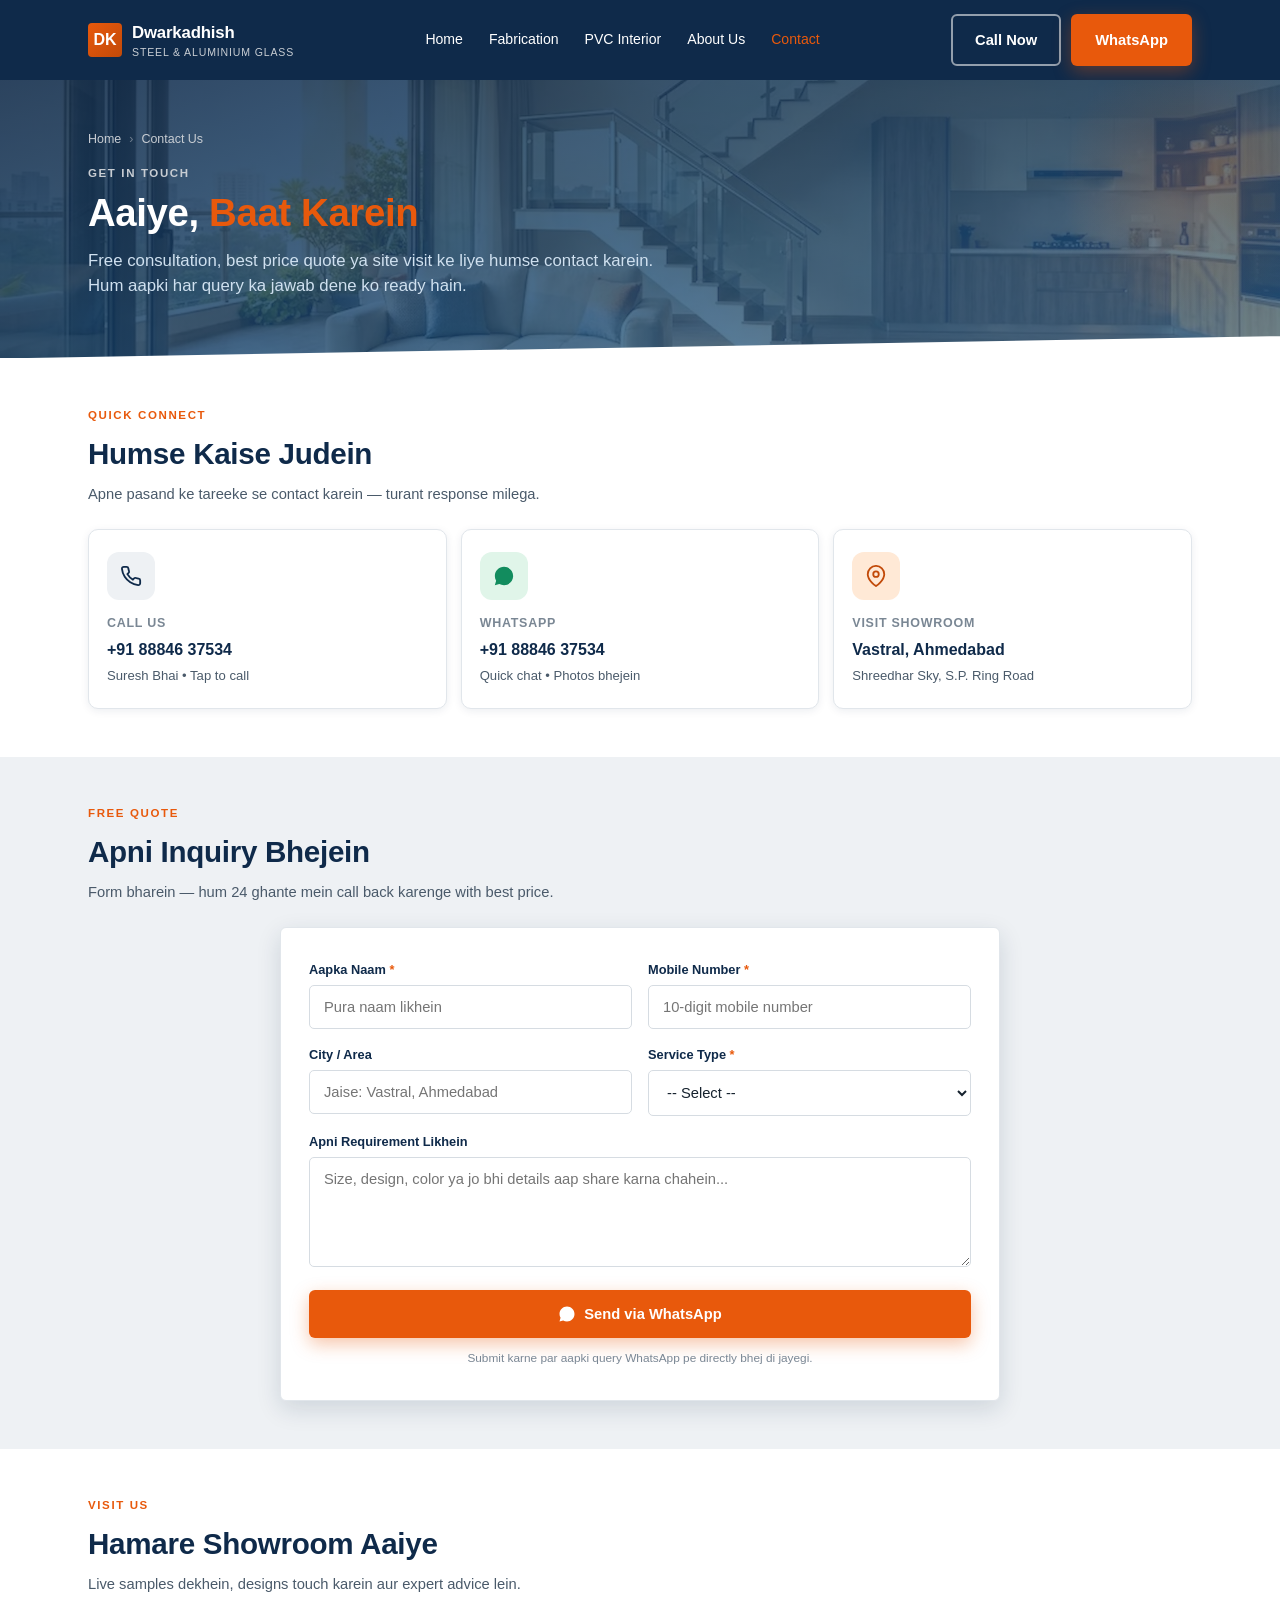
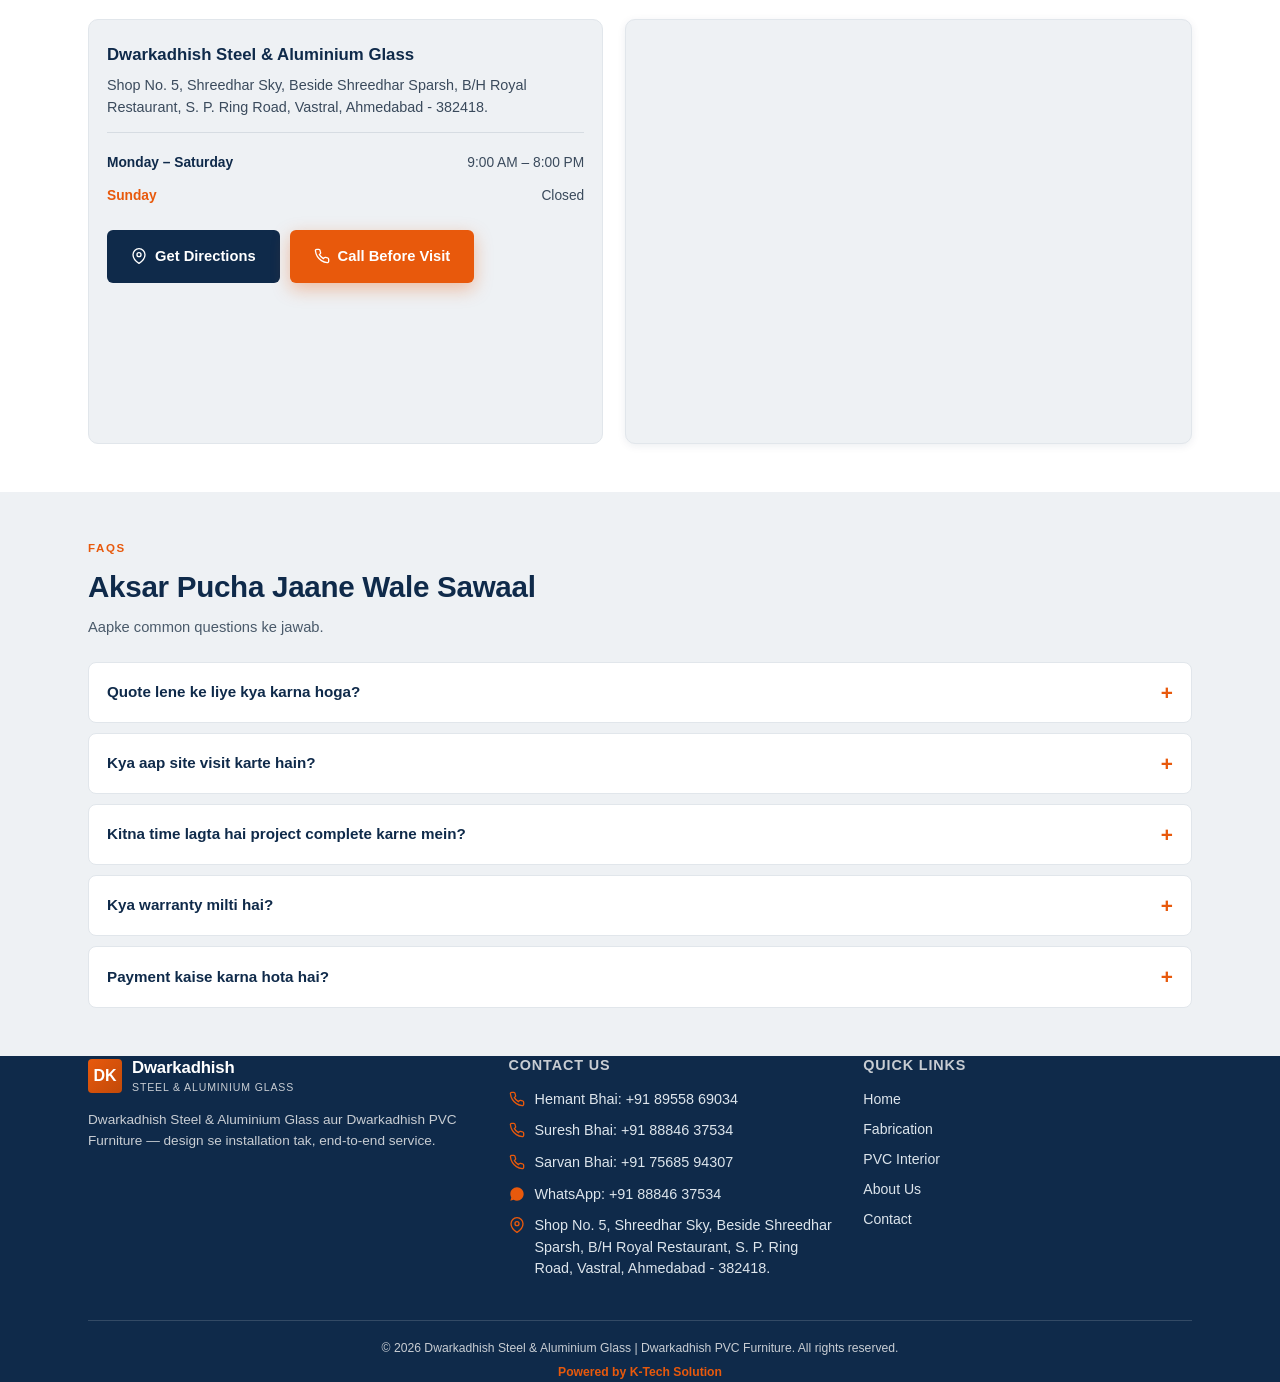
<file: contact.html>
<!DOCTYPE html>
<html lang="hi">
<head>
<meta charset="UTF-8">
<meta name="viewport" content="width=device-width, initial-scale=1.0">
<link rel="icon" type="image/svg+xml" href="favicon.svg">
<link rel="alternate icon" type="image/png" href="favicon.png">
<link rel="apple-touch-icon" href="favicon.png">
<title>Contact Us | Dwarkadhish Steel & Aluminium Glass | Dwarkadhish PVC Furniture</title>
<meta name="description" content="Dwarkadhish Steel & Aluminium Glass aur PVC Furniture se contact karein — Call, WhatsApp ya visit karein Vastral, Ahmedabad. Free quote ke liye abhi inquire karein.">

<style>
  /* ---------- Tokens ---------- */
  :root {
    --navy-deep: #0F2A4A;
    --navy-mid: #1B4D7A;
    --navy-soft: #2E6CA4;
    --steel: #C8CDD3;
    --steel-light: #EEF1F4;
    --white: #FFFFFF;
    --ink: #16222E;
    --accent: #E8590C;
    --accent-dark: #C24A09;
    --radius: 6px;
    --shadow-sm: 0 2px 8px rgba(15,42,74,0.08);
    --shadow-md: 0 8px 24px rgba(15,42,74,0.14);
    --sticky-footer-h: 64px;
  }

  * { margin: 0; padding: 0; box-sizing: border-box; }
  html { scroll-behavior: smooth; }
  body {
    font-family: 'Roboto', Arial, sans-serif;
    color: var(--ink);
    background: var(--white);
    line-height: 1.5;
    padding-bottom: var(--sticky-footer-h);
  }
  img { display: block; max-width: 100%; }
  a { text-decoration: none; color: inherit; }

  .eyebrow {
    font-size: 0.72rem;
    letter-spacing: 0.14em;
    text-transform: uppercase;
    font-weight: 700;
    color: var(--accent);
    display: block;
    margin-bottom: 8px;
  }
  .section-title {
    font-size: 1.5rem;
    font-weight: 900;
    letter-spacing: -0.01em;
    color: var(--navy-deep);
    margin-bottom: 6px;
  }
  .section-sub {
    font-size: 0.92rem;
    color: #4A5A6A;
    margin-bottom: 24px;
    max-width: 32em;
  }
  .container { max-width: 1140px; margin: 0 auto; padding: 0 18px; }
  section { padding: 48px 0; }

  /* ---------- Top bar ---------- */
  .topbar { background: var(--navy-deep); color: var(--white); }
  .topbar-inner {
    display: flex;
    align-items: center;
    justify-content: space-between;
    padding: 14px 18px;
    max-width: 1140px;
    margin: 0 auto;
    gap: 16px;
  }
  .brand {
    display: flex;
    align-items: center;
    gap: 10px;
    font-weight: 900;
    font-size: 1.05rem;
    letter-spacing: -0.01em;
  }
  .brand-mark {
    width: 34px; height: 34px;
    background: linear-gradient(135deg, var(--accent), var(--accent-dark));
    border-radius: 4px;
    display: flex; align-items: center; justify-content: center;
    font-weight: 900; font-size: 1rem; color: var(--white);
    flex-shrink: 0;
  }
  .brand-name span { color: var(--steel); font-weight: 400; display: block; font-size: 0.66rem; letter-spacing: 0.08em; text-transform: uppercase; }
  .desktop-nav { display: none; gap: 26px; font-size: 0.88rem; font-weight: 500; }
  .desktop-nav a:hover { color: var(--steel); }
  .desktop-nav a.active { color: var(--accent); }
  .topbar-cta { display: none; gap: 10px; }

  /* ---------- Page Hero ---------- */
  .page-hero {
    background-color: var(--navy-deep);
    background-image:
      linear-gradient(160deg, rgba(15,42,74,0.88) 0%, rgba(27,77,122,0.78) 60%, rgba(46,108,164,0.68) 100%),
      url('page-header.jpg');
    background-size: cover;
    background-position: center;
    background-repeat: no-repeat;
    color: var(--white);
    position: relative;
    overflow: hidden;
    padding: 50px 0 60px;
    clip-path: polygon(0 0, 100% 0, 100% 92%, 0 100%);
  }
  .page-hero::before {
    content: "";
    position: absolute;
    top: -40px; right: -60px;
    width: 280px; height: 280px;
    background: radial-gradient(circle, rgba(232,89,12,0.18), transparent 70%);
  }
  .page-hero .eyebrow { color: var(--steel); }
  .page-hero h1 {
    font-size: 1.8rem;
    font-weight: 900;
    line-height: 1.2;
    letter-spacing: -0.01em;
    margin-bottom: 12px;
  }
  .page-hero h1 .mark { color: var(--accent); }
  .page-hero p {
    color: #CFE0EF;
    font-size: 0.96rem;
    max-width: 36em;
  }
  .breadcrumb {
    display: flex; gap: 8px; align-items: center;
    font-size: 0.78rem; color: var(--steel); margin-bottom: 16px;
  }
  .breadcrumb a { color: var(--steel); }
  .breadcrumb a:hover { color: var(--white); }
  .breadcrumb .sep { opacity: 0.5; }

  /* ---------- Buttons ---------- */
  .btn {
    display: inline-flex; align-items: center; justify-content: center; gap: 8px;
    padding: 13px 22px;
    border-radius: var(--radius);
    font-weight: 700; font-size: 0.92rem;
    border: 2px solid transparent;
    cursor: pointer;
    transition: transform 0.15s ease, box-shadow 0.15s ease;
    white-space: nowrap;
  }
  .btn:active { transform: scale(0.97); }
  .btn-accent { background: var(--accent); color: var(--white); box-shadow: 0 6px 18px rgba(232,89,12,0.35); }
  .btn-accent:hover { background: var(--accent-dark); }
  .btn-outline-light { border-color: rgba(255,255,255,0.55); color: var(--white); background: transparent; }
  .btn-outline-light:hover { background: rgba(255,255,255,0.1); }
  .btn-navy { background: var(--navy-deep); color: var(--white); }
  .btn-navy:hover { background: var(--navy-mid); }
  .btn-block { width: 100%; }

  /* ---------- Contact cards row ---------- */
  .contact-cards-section { background: var(--white); }
  .contact-cards {
    display: grid;
    gap: 14px;
  }
  .contact-card {
    background: var(--white);
    border: 1px solid #E1E6EB;
    border-radius: 10px;
    padding: 22px 18px;
    box-shadow: var(--shadow-sm);
    transition: border-color 0.15s ease, transform 0.15s ease;
    display: block;
  }
  .contact-card:hover { border-color: var(--navy-soft); transform: translateY(-2px); }
  .cc-icon {
    width: 48px; height: 48px;
    background: var(--steel-light);
    color: var(--navy-deep);
    border-radius: 12px;
    display: flex; align-items: center; justify-content: center;
    margin-bottom: 14px;
  }
  .cc-icon.accent { background: #FFE9D6; color: var(--accent-dark); }
  .cc-icon.green { background: #E0F5E9; color: #128C5E; }
  .contact-card h3 {
    font-size: 0.78rem;
    font-weight: 700;
    text-transform: uppercase;
    letter-spacing: 0.06em;
    color: #7A8794;
    margin-bottom: 6px;
  }
  .contact-card .cc-value {
    font-size: 1rem;
    font-weight: 900;
    color: var(--navy-deep);
    margin-bottom: 4px;
    word-break: break-word;
  }
  .contact-card .cc-sub {
    font-size: 0.82rem;
    color: #4A5A6A;
  }

  /* ---------- Form section ---------- */
  .inquiry-section { background: var(--steel-light); }
  .form-card {
    background: var(--white);
    border-radius: var(--radius);
    border: 1px solid #E1E6EB;
    box-shadow: var(--shadow-md);
    padding: 26px 20px;
  }
  .form-row { margin-bottom: 16px; }
  .form-row label {
    display: block;
    font-size: 0.8rem;
    font-weight: 700;
    color: var(--navy-deep);
    margin-bottom: 6px;
  }
  .form-row label .req { color: var(--accent); }
  .form-row input,
  .form-row textarea,
  .form-row select {
    width: 100%;
    padding: 13px 14px;
    border: 1.5px solid #D6DCE2;
    border-radius: 5px;
    font-family: inherit;
    font-size: 0.92rem;
    outline: none;
    color: var(--ink);
    background: var(--white);
  }
  .form-row input:focus,
  .form-row textarea:focus,
  .form-row select:focus { border-color: var(--navy-soft); }
  .form-row textarea { resize: vertical; min-height: 110px; }
  .form-note {
    font-size: 0.74rem;
    color: #7A8794;
    margin-top: 12px;
    text-align: center;
  }
  .form-row-2 { display: grid; gap: 16px; }

  /* ---------- Map / Address section ---------- */
  .visit-section { background: var(--white); }
  .visit-grid { display: grid; gap: 22px; }
  .address-card {
    background: var(--steel-light);
    border: 1px solid #E1E6EB;
    border-radius: 10px;
    padding: 22px 18px;
  }
  .address-card h3 {
    font-size: 1.05rem;
    font-weight: 900;
    color: var(--navy-deep);
    margin-bottom: 8px;
  }
  .address-card p {
    font-size: 0.9rem;
    color: #3A4A5C;
    margin-bottom: 14px;
  }
  .hours-list {
    list-style: none;
    padding: 0;
    margin: 14px 0 18px;
    border-top: 1px solid #D6DCE2;
    padding-top: 14px;
  }
  .hours-list li {
    display: flex;
    justify-content: space-between;
    padding: 6px 0;
    font-size: 0.86rem;
    color: #3A4A5C;
  }
  .hours-list li strong { color: var(--navy-deep); font-weight: 700; }
  .hours-list li.closed strong { color: var(--accent); }

  .map-wrap {
    border-radius: 10px;
    overflow: hidden;
    border: 1px solid #E1E6EB;
    box-shadow: var(--shadow-sm);
    background: var(--steel-light);
    aspect-ratio: 4/3;
  }
  .map-wrap iframe { width: 100%; height: 100%; border: 0; display: block; }

  /* ---------- FAQ ---------- */
  .faq-section { background: var(--steel-light); }
  .faq-list { display: grid; gap: 10px; }
  .faq-item {
    background: var(--white);
    border: 1px solid #E1E6EB;
    border-radius: 8px;
    padding: 14px 18px;
  }
  .faq-item summary {
    font-weight: 700;
    font-size: 0.95rem;
    color: var(--navy-deep);
    cursor: pointer;
    list-style: none;
    display: flex;
    justify-content: space-between;
    align-items: center;
    gap: 12px;
  }
  .faq-item summary::-webkit-details-marker { display: none; }
  .faq-item summary::after {
    content: "+";
    font-size: 1.3rem;
    color: var(--accent);
    flex-shrink: 0;
    transition: transform 0.15s ease;
  }
  .faq-item[open] summary::after { content: "−"; }
  .faq-item p {
    margin-top: 10px;
    font-size: 0.88rem;
    color: #4A5A6A;
  }

  /* ---------- Footer ---------- */
  .contact-section { background: var(--navy-deep); color: var(--white); }
  .contact-grid { display: grid; gap: 26px; }
  .contact-block h3 {
    font-size: 0.9rem; font-weight: 700;
    text-transform: uppercase; letter-spacing: 0.06em;
    color: var(--steel); margin-bottom: 12px;
  }
  .contact-line {
    display: flex; gap: 10px; align-items: flex-start;
    font-size: 0.9rem; margin-bottom: 10px; color: #DDE5EC;
  }
  .contact-line svg { flex-shrink: 0; margin-top: 2px; color: var(--accent); }
  .contact-line a { color: #DDE5EC; }
  .contact-line a:hover { color: var(--accent); }
  .quicklinks { display: flex; flex-direction: column; gap: 9px; }
  .quicklinks a { font-size: 0.88rem; color: #DDE5EC; }
  .quicklinks a:hover { color: var(--accent); }
  .footer-bottom {
    border-top: 1px solid rgba(255,255,255,0.15);
    margin-top: 30px; padding-top: 18px;
    font-size: 0.76rem; color: var(--steel); text-align: center;
  }
  .footer-bottom .powered-by {
    display: inline-block; margin-top: 6px;
    color: var(--accent); font-weight: 700;
  }
  .footer-bottom .powered-by:hover { text-decoration: underline; }

  /* ---------- Sticky mobile footer ---------- */
  .sticky-footer {
    position: fixed; left: 0; right: 0; bottom: 0;
    height: var(--sticky-footer-h);
    background: var(--white);
    border-top: 1px solid #E1E6EB;
    box-shadow: 0 -6px 18px rgba(15,42,74,0.12);
    display: flex; z-index: 50;
  }
  .sticky-footer a,
  .sticky-footer button.sticky-action {
    flex: 1; display: flex; flex-direction: column;
    align-items: center; justify-content: center; gap: 3px;
    font-size: 0.66rem; font-weight: 700;
    color: var(--navy-mid);
    background: none; border: none; font-family: inherit; cursor: pointer;
  }
  .sticky-footer a.call-action,
  .sticky-footer button.call-action { background: var(--navy-deep); color: var(--white); }
  .sticky-footer a.whatsapp-action { background: var(--accent); color: var(--white); }
  .sticky-footer a svg,
  .sticky-footer button svg { width: 20px; height: 20px; }

  /* ---------- Menu sheets ---------- */
  .menu-overlay {
    position: fixed; inset: 0;
    background: rgba(15,42,74,0.55);
    z-index: 60; display: none;
  }
  .menu-overlay.open { display: block; }
  .menu-sheet {
    position: absolute; left: 0; right: 0; bottom: var(--sticky-footer-h);
    background: var(--white);
    border-radius: 14px 14px 0 0;
    box-shadow: 0 -8px 24px rgba(15,42,74,0.2);
    padding: 8px 0 10px;
    animation: sheetUp 0.18s ease;
  }
  @keyframes sheetUp { from { transform: translateY(16px); opacity: 0; } to { transform: translateY(0); opacity: 1; } }
  .menu-sheet-header {
    display: flex; align-items: center; justify-content: space-between;
    padding: 10px 18px 12px;
    font-weight: 900; color: var(--navy-deep); font-size: 1rem;
    border-bottom: 1px solid #E1E6EB; margin-bottom: 6px;
  }
  .menu-sheet-header button {
    background: none; border: none; font-size: 1.5rem; line-height: 1;
    color: #8A97A3; cursor: pointer; padding: 0 4px;
  }
  .menu-sheet-link {
    display: block; padding: 14px 18px;
    font-size: 0.94rem; font-weight: 500; color: var(--ink);
    border-bottom: 1px solid #F1F3F5;
  }
  .menu-sheet-link:last-child { border-bottom: none; }
  .menu-sheet-link:active { background: var(--steel-light); }
  .call-sheet-option {
    display: flex; align-items: center; gap: 12px;
    padding: 14px 18px; border-bottom: 1px solid #F1F3F5;
  }
  .call-sheet-option:last-child { border-bottom: none; }
  .call-sheet-icon {
    width: 38px; height: 38px; flex-shrink: 0;
    background: var(--steel-light);
    border-radius: 50%;
    display: flex; align-items: center; justify-content: center;
    color: var(--navy-deep);
  }
  .call-sheet-text { flex: 1; }
  .call-sheet-text strong { display: block; font-size: 0.9rem; color: var(--navy-deep); }
  .call-sheet-text span { font-size: 0.78rem; color: #6A7886; }
  .call-sheet-option .btn { padding: 9px 14px; font-size: 0.78rem; }

  /* ---------- Toast ---------- */
  .toast {
    position: fixed; bottom: calc(var(--sticky-footer-h) + 12px); left: 50%;
    transform: translateX(-50%);
    background: var(--navy-deep); color: var(--white);
    padding: 12px 20px; border-radius: 8px;
    font-size: 0.88rem; font-weight: 700;
    box-shadow: var(--shadow-md);
    z-index: 200;
    opacity: 0; pointer-events: none;
    transition: opacity 0.25s ease;
  }
  .toast.show { opacity: 1; }

  @media (min-width: 860px) {
    .menu-overlay { display: none !important; }
    .toast { bottom: 24px; }
  }

  /* ---------- Desktop ---------- */
  @media (min-width: 860px) {
    .desktop-nav { display: flex; }
    .topbar-cta { display: flex; }
    .sticky-footer { display: none; }
    body { padding-bottom: 0; }
    .page-hero h1 { font-size: 2.4rem; }
    .page-hero p { font-size: 1.05rem; }
    .contact-cards { grid-template-columns: repeat(3, 1fr); }
    .form-card { max-width: 720px; margin: 0 auto; padding: 32px 28px; }
    .form-row-2 { grid-template-columns: 1fr 1fr; }
    .visit-grid { grid-template-columns: 1fr 1.1fr; align-items: stretch; }
    .contact-grid { grid-template-columns: 1.2fr 1fr 1fr; }
    .section-title { font-size: 1.85rem; }
  }
</style>
<meta name="theme-color" content="#0F2A4A">
<link rel="manifest" href="manifest.json">
<link rel="stylesheet" href="assets/app.css">
<script>document.documentElement.className+=' has-anim';</script>
</head>
<body>

<!-- ============ TOP BAR ============ -->
<header class="topbar" id="top">
  <div class="topbar-inner">
    <a href="index.html" class="brand">
      <div class="brand-mark">DK</div>
      <div class="brand-name">Dwarkadhish<span>Steel &amp; Aluminium Glass</span></div>
    </a>
    <nav class="desktop-nav">
      <a href="index.html">Home</a>
      <a href="index.html#fabrication">Fabrication</a>
      <a href="index.html#interior">PVC Interior</a>
      <a href="about.html">About Us</a>
      <a href="contact.html" class="active">Contact</a>
    </nav>
    <div class="topbar-cta">
      <a href="tel:+918884637534" class="btn btn-outline-light">Call Now</a>
      <a href="https://wa.me/918884637534" class="btn btn-accent">WhatsApp</a>
    </div>
  </div>
</header>

<!-- ============ PAGE HERO ============ -->
<section class="page-hero">
  <div class="container">
    <div class="breadcrumb">
      <a href="index.html">Home</a>
      <span class="sep">›</span>
      <span>Contact Us</span>
    </div>
    <span class="eyebrow">Get In Touch</span>
    <h1>Aaiye, <span class="mark">Baat Karein</span></h1>
    <p>Free consultation, best price quote ya site visit ke liye humse contact karein. Hum aapki har query ka jawab dene ko ready hain.</p>
  </div>
</section>

<!-- ============ CONTACT CARDS ============ -->
<section class="contact-cards-section">
  <div class="container">
    <span class="eyebrow">Quick Connect</span>
    <h2 class="section-title">Humse Kaise Judein</h2>
    <p class="section-sub">Apne pasand ke tareeke se contact karein — turant response milega.</p>
    <div class="contact-cards">
      <a href="tel:+918884637534" class="contact-card">
        <div class="cc-icon">
          <svg width="22" height="22" viewBox="0 0 24 24" fill="none" stroke="currentColor" stroke-width="2"><path d="M22 16.92v3a2 2 0 0 1-2.18 2 19.79 19.79 0 0 1-8.63-3.07 19.5 19.5 0 0 1-6-6 19.79 19.79 0 0 1-3.07-8.67A2 2 0 0 1 4.11 2h3a2 2 0 0 1 2 1.72c.127.96.361 1.903.7 2.81a2 2 0 0 1-.45 2.11L8.09 9.91a16 16 0 0 0 6 6l1.27-1.27a2 2 0 0 1 2.11-.45c.907.339 1.85.573 2.81.7A2 2 0 0 1 22 16.92z"/></svg>
        </div>
        <h3>Call Us</h3>
        <div class="cc-value">+91 88846 37534</div>
        <div class="cc-sub">Suresh Bhai • Tap to call</div>
      </a>
      <a href="https://wa.me/918884637534" class="contact-card">
        <div class="cc-icon green">
          <svg width="22" height="22" viewBox="0 0 24 24" fill="currentColor"><path d="M17.5 14.4c-.3-.1-1.7-.8-1.9-.9-.3-.1-.5-.1-.6.1-.2.3-.7.9-.9 1.1-.2.2-.3.2-.6.1-1.5-.7-2.5-1.3-3.5-2.9-.3-.4 0-.4.2-.7.2-.3.4-.5.5-.7.1-.2.1-.4 0-.6-.1-.2-.6-1.5-.8-2-.2-.5-.4-.4-.6-.4h-.5c-.2 0-.5.1-.7.3-.2.3-.9.9-.9 2.1 0 1.2.9 2.4 1 2.6.1.2 1.8 2.8 4.4 3.8 2.6 1 2.6.7 3.1.6.5 0 1.6-.6 1.8-1.3.2-.6.2-1.1.1-1.2-.1-.1-.3-.2-.6-.4zM12 2C6.5 2 2 6.5 2 12c0 1.9.5 3.6 1.4 5.1L2 22l4.9-1.3c1.5.8 3.2 1.3 5.1 1.3 5.5 0 10-4.5 10-10S17.5 2 12 2z"/></svg>
        </div>
        <h3>WhatsApp</h3>
        <div class="cc-value">+91 88846 37534</div>
        <div class="cc-sub">Quick chat • Photos bhejein</div>
      </a>
      <a href="#visit" class="contact-card">
        <div class="cc-icon accent">
          <svg width="22" height="22" viewBox="0 0 24 24" fill="none" stroke="currentColor" stroke-width="2"><path d="M21 10c0 7-9 13-9 13s-9-6-9-13a9 9 0 1 1 18 0z"/><circle cx="12" cy="10" r="3"/></svg>
        </div>
        <h3>Visit Showroom</h3>
        <div class="cc-value">Vastral, Ahmedabad</div>
        <div class="cc-sub">Shreedhar Sky, S.P. Ring Road</div>
      </a>
    </div>
  </div>
</section>

<!-- ============ INQUIRY FORM ============ -->
<section class="inquiry-section" id="inquiry">
  <div class="container">
    <span class="eyebrow">Free Quote</span>
    <h2 class="section-title">Apni Inquiry Bhejein</h2>
    <p class="section-sub">Form bharein — hum 24 ghante mein call back karenge with best price.</p>

    <form class="form-card" id="inquiryForm" onsubmit="return submitInquiry(event)">
      <div class="form-row-2">
        <div class="form-row">
          <label for="name">Aapka Naam <span class="req">*</span></label>
          <input type="text" id="name" name="name" required placeholder="Pura naam likhein">
        </div>
        <div class="form-row">
          <label for="phone">Mobile Number <span class="req">*</span></label>
          <input type="tel" id="phone" name="phone" required pattern="[0-9]{10}" placeholder="10-digit mobile number">
        </div>
      </div>

      <div class="form-row-2">
        <div class="form-row">
          <label for="city">City / Area</label>
          <input type="text" id="city" name="city" placeholder="Jaise: Vastral, Ahmedabad">
        </div>
        <div class="form-row">
          <label for="service">Service Type <span class="req">*</span></label>
          <select id="service" name="service" required>
            <option value="">-- Select --</option>
            <option value="Stainless Steel Railings">Stainless Steel Railings</option>
            <option value="Aluminium Windows & Doors">Aluminium Windows &amp; Doors</option>
            <option value="Partitions & Swings">Partitions &amp; Swings</option>
            <option value="Laser Cutting & Center Table">Laser Cutting &amp; Center Table</option>
            <option value="PVC Kitchens">PVC Kitchens</option>
            <option value="Wardrobes">Wardrobes</option>
            <option value="TV Units">TV Units</option>
            <option value="Bedroom Interior">Bedroom Interior</option>
            <option value="Ceiling Paneling">Ceiling Paneling</option>
            <option value="Other">Other</option>
          </select>
        </div>
      </div>

      <div class="form-row">
        <label for="message">Apni Requirement Likhein</label>
        <textarea id="message" name="message" placeholder="Size, design, color ya jo bhi details aap share karna chahein..."></textarea>
      </div>

      <button type="submit" class="btn btn-accent btn-block">
        <svg width="18" height="18" viewBox="0 0 24 24" fill="currentColor"><path d="M17.5 14.4c-.3-.1-1.7-.8-1.9-.9-.3-.1-.5-.1-.6.1-.2.3-.7.9-.9 1.1-.2.2-.3.2-.6.1-1.5-.7-2.5-1.3-3.5-2.9-.3-.4 0-.4.2-.7.2-.3.4-.5.5-.7.1-.2.1-.4 0-.6-.1-.2-.6-1.5-.8-2-.2-.5-.4-.4-.6-.4h-.5c-.2 0-.5.1-.7.3-.2.3-.9.9-.9 2.1 0 1.2.9 2.4 1 2.6.1.2 1.8 2.8 4.4 3.8 2.6 1 2.6.7 3.1.6.5 0 1.6-.6 1.8-1.3.2-.6.2-1.1.1-1.2-.1-.1-.3-.2-.6-.4zM12 2C6.5 2 2 6.5 2 12c0 1.9.5 3.6 1.4 5.1L2 22l4.9-1.3c1.5.8 3.2 1.3 5.1 1.3 5.5 0 10-4.5 10-10S17.5 2 12 2z"/></svg>
        Send via WhatsApp
      </button>
      <p class="form-note">Submit karne par aapki query WhatsApp pe directly bhej di jayegi.</p>
    </form>
  </div>
</section>

<!-- ============ VISIT US / MAP ============ -->
<section class="visit-section" id="visit">
  <div class="container">
    <span class="eyebrow">Visit Us</span>
    <h2 class="section-title">Hamare Showroom Aaiye</h2>
    <p class="section-sub">Live samples dekhein, designs touch karein aur expert advice lein.</p>

    <div class="visit-grid">
      <div class="address-card">
        <h3>Dwarkadhish Steel &amp; Aluminium Glass</h3>
        <p>Shop No. 5, Shreedhar Sky, Beside Shreedhar Sparsh, B/H Royal Restaurant, S. P. Ring Road, Vastral, Ahmedabad - 382418.</p>

        <ul class="hours-list">
          <li><strong>Monday – Saturday</strong><span>9:00 AM – 8:00 PM</span></li>
          <li class="closed"><strong>Sunday</strong><span>Closed</span></li>
        </ul>

        <div style="display:flex; gap:10px; flex-wrap:wrap;">
          <a href="https://www.google.com/maps/search/?api=1&query=Shreedhar+Sky+Vastral+Ahmedabad" target="_blank" rel="noopener" class="btn btn-navy">
            <svg width="16" height="16" viewBox="0 0 24 24" fill="none" stroke="currentColor" stroke-width="2"><path d="M21 10c0 7-9 13-9 13s-9-6-9-13a9 9 0 1 1 18 0z"/><circle cx="12" cy="10" r="3"/></svg>
            Get Directions
          </a>
          <a href="tel:+918884637534" class="btn btn-accent">
            <svg width="16" height="16" viewBox="0 0 24 24" fill="none" stroke="currentColor" stroke-width="2"><path d="M22 16.92v3a2 2 0 0 1-2.18 2 19.79 19.79 0 0 1-8.63-3.07 19.5 19.5 0 0 1-6-6 19.79 19.79 0 0 1-3.07-8.67A2 2 0 0 1 4.11 2h3a2 2 0 0 1 2 1.72c.127.96.361 1.903.7 2.81a2 2 0 0 1-.45 2.11L8.09 9.91a16 16 0 0 0 6 6l1.27-1.27a2 2 0 0 1 2.11-.45c.907.339 1.85.573 2.81.7A2 2 0 0 1 22 16.92z"/></svg>
            Call Before Visit
          </a>
        </div>
      </div>

      <div class="map-wrap">
        <iframe
          src="https://www.google.com/maps?q=Shreedhar+Sky+Vastral+Ahmedabad&output=embed"
          loading="lazy"
          referrerpolicy="no-referrer-when-downgrade"
          title="Dwarkadhish Showroom Location">
        </iframe>
      </div>
    </div>
  </div>
</section>

<!-- ============ FAQ ============ -->
<section class="faq-section">
  <div class="container">
    <span class="eyebrow">FAQs</span>
    <h2 class="section-title">Aksar Pucha Jaane Wale Sawaal</h2>
    <p class="section-sub">Aapke common questions ke jawab.</p>

    <div class="faq-list">
      <details class="faq-item">
        <summary>Quote lene ke liye kya karna hoga?</summary>
        <p>Bas hume call karein +91 89558 69034 par ya WhatsApp pe message karein. Aap upar diye form se bhi inquiry bhej sakte hain — hum 24 ghante mein response denge.</p>
      </details>
      <details class="faq-item">
        <summary>Kya aap site visit karte hain?</summary>
        <p>Haan, Ahmedabad aur aas-paas ke areas mein hum free site visit karte hain. Measurement aur consultation ke baad hi final quote diya jata hai.</p>
      </details>
      <details class="faq-item">
        <summary>Kitna time lagta hai project complete karne mein?</summary>
        <p>Project ke size par depend karta hai. Generally aluminium windows-doors ka kaam 7-15 din mein aur PVC kitchen ka kaam 10-20 din mein complete ho jata hai.</p>
      </details>
      <details class="faq-item">
        <summary>Kya warranty milti hai?</summary>
        <p>Haan, hamare har product par standard warranty hoti hai. Material aur installation dono ki guarantee di jati hai. Details project ke time discuss kar lenge.</p>
      </details>
      <details class="faq-item">
        <summary>Payment kaise karna hota hai?</summary>
        <p>Booking ke time advance, work progress par interim payment aur installation complete hone par final balance. Cash, UPI, bank transfer — sab options available hain.</p>
      </details>
    </div>
  </div>
</section>

<!-- ============ FOOTER ============ -->
<footer id="contact" class="contact-section">
  <div class="container">
    <div class="contact-grid">
      <div class="contact-block">
        <div class="brand" style="margin-bottom:14px;">
          <div class="brand-mark">DK</div>
          <div class="brand-name">Dwarkadhish<span>Steel &amp; Aluminium Glass</span></div>
        </div>
        <p style="font-size:0.85rem; color:var(--steel);">Dwarkadhish Steel &amp; Aluminium Glass aur Dwarkadhish PVC Furniture — design se installation tak, end-to-end service.</p>
      </div>
      <div class="contact-block">
        <h3>Contact Us</h3>
        <div class="contact-line">
          <svg width="16" height="16" viewBox="0 0 24 24" fill="none" stroke="currentColor" stroke-width="2"><path d="M22 16.92v3a2 2 0 0 1-2.18 2 19.79 19.79 0 0 1-8.63-3.07 19.5 19.5 0 0 1-6-6 19.79 19.79 0 0 1-3.07-8.67A2 2 0 0 1 4.11 2h3a2 2 0 0 1 2 1.72c.127.96.361 1.903.7 2.81a2 2 0 0 1-.45 2.11L8.09 9.91a16 16 0 0 0 6 6l1.27-1.27a2 2 0 0 1 2.11-.45c.907.339 1.85.573 2.81.7A2 2 0 0 1 22 16.92z"/></svg>
          <span><a href="tel:+918955869034">Hemant Bhai: +91 89558 69034</a></span>
        </div>
        <div class="contact-line">
          <svg width="16" height="16" viewBox="0 0 24 24" fill="none" stroke="currentColor" stroke-width="2"><path d="M22 16.92v3a2 2 0 0 1-2.18 2 19.79 19.79 0 0 1-8.63-3.07 19.5 19.5 0 0 1-6-6 19.79 19.79 0 0 1-3.07-8.67A2 2 0 0 1 4.11 2h3a2 2 0 0 1 2 1.72c.127.96.361 1.903.7 2.81a2 2 0 0 1-.45 2.11L8.09 9.91a16 16 0 0 0 6 6l1.27-1.27a2 2 0 0 1 2.11-.45c.907.339 1.85.573 2.81.7A2 2 0 0 1 22 16.92z"/></svg>
          <span><a href="tel:+918884637534">Suresh Bhai: +91 88846 37534</a></span>
        </div>
        <div class="contact-line">
          <svg width="16" height="16" viewBox="0 0 24 24" fill="none" stroke="currentColor" stroke-width="2"><path d="M22 16.92v3a2 2 0 0 1-2.18 2 19.79 19.79 0 0 1-8.63-3.07 19.5 19.5 0 0 1-6-6 19.79 19.79 0 0 1-3.07-8.67A2 2 0 0 1 4.11 2h3a2 2 0 0 1 2 1.72c.127.96.361 1.903.7 2.81a2 2 0 0 1-.45 2.11L8.09 9.91a16 16 0 0 0 6 6l1.27-1.27a2 2 0 0 1 2.11-.45c.907.339 1.85.573 2.81.7A2 2 0 0 1 22 16.92z"/></svg>
          <span><a href="tel:+917568594307">Sarvan Bhai: +91 75685 94307</a></span>
        </div>
        <div class="contact-line">
          <svg width="16" height="16" viewBox="0 0 24 24" fill="currentColor"><path d="M17.5 14.4c-.3-.1-1.7-.8-1.9-.9-.3-.1-.5-.1-.6.1-.2.3-.7.9-.9 1.1-.2.2-.3.2-.6.1-1.5-.7-2.5-1.3-3.5-2.9-.3-.4 0-.4.2-.7.2-.3.4-.5.5-.7.1-.2.1-.4 0-.6-.1-.2-.6-1.5-.8-2-.2-.5-.4-.4-.6-.4h-.5c-.2 0-.5.1-.7.3-.2.3-.9.9-.9 2.1 0 1.2.9 2.4 1 2.6.1.2 1.8 2.8 4.4 3.8 2.6 1 2.6.7 3.1.6.5 0 1.6-.6 1.8-1.3.2-.6.2-1.1.1-1.2-.1-.1-.3-.2-.6-.4zM12 2C6.5 2 2 6.5 2 12c0 1.9.5 3.6 1.4 5.1L2 22l4.9-1.3c1.5.8 3.2 1.3 5.1 1.3 5.5 0 10-4.5 10-10S17.5 2 12 2z"/></svg>
          <span><a href="https://wa.me/918884637534">WhatsApp: +91 88846 37534</a></span>
        </div>
        <div class="contact-line">
          <svg width="16" height="16" viewBox="0 0 24 24" fill="none" stroke="currentColor" stroke-width="2"><path d="M21 10c0 7-9 13-9 13s-9-6-9-13a9 9 0 1 1 18 0z"/><circle cx="12" cy="10" r="3"/></svg>
          <span>Shop No. 5, Shreedhar Sky, Beside Shreedhar Sparsh, B/H Royal Restaurant, S. P. Ring Road, Vastral, Ahmedabad - 382418.</span>
        </div>
      </div>
      <div class="contact-block">
        <h3>Quick Links</h3>
        <div class="quicklinks">
          <a href="index.html">Home</a>
          <a href="index.html#fabrication">Fabrication</a>
          <a href="index.html#interior">PVC Interior</a>
          <a href="about.html">About Us</a>
          <a href="contact.html">Contact</a>
        </div>
      </div>
    </div>
    <div class="footer-bottom">
      &copy; 2026 Dwarkadhish Steel &amp; Aluminium Glass | Dwarkadhish PVC Furniture. All rights reserved.<br>
      <a href="karan.html" rel="noopener" class="powered-by">Powered by K-Tech Solution</a>
    </div>
  </div>
</footer>

<!-- ============ STICKY MOBILE FOOTER ============ -->
<nav class="sticky-footer">
  <a href="index.html">
    <svg viewBox="0 0 24 24" fill="none" stroke="currentColor" stroke-width="2"><path d="M3 9l9-7 9 7v11a2 2 0 0 1-2 2H5a2 2 0 0 1-2-2z"/><polyline points="9 22 9 12 15 12 15 22"/></svg>
    Home
  </a>
  <a href="#menu-sheet" id="menuToggle">
    <svg viewBox="0 0 24 24" fill="none" stroke="currentColor" stroke-width="2"><rect x="3" y="3" width="7" height="7" rx="1"/><rect x="14" y="3" width="7" height="7" rx="1"/><rect x="3" y="14" width="7" height="7" rx="1"/><rect x="14" y="14" width="7" height="7" rx="1"/></svg>
    Menu
  </a>
  <button type="button" class="sticky-action call-action" id="callToggle">
    <svg viewBox="0 0 24 24" fill="none" stroke="currentColor" stroke-width="2"><path d="M22 16.92v3a2 2 0 0 1-2.18 2 19.79 19.79 0 0 1-8.63-3.07 19.5 19.5 0 0 1-6-6 19.79 19.79 0 0 1-3.07-8.67A2 2 0 0 1 4.11 2h3a2 2 0 0 1 2 1.72c.127.96.361 1.903.7 2.81a2 2 0 0 1-.45 2.11L8.09 9.91a16 16 0 0 0 6 6l1.27-1.27a2 2 0 0 1 2.11-.45c.907.339 1.85.573 2.81.7A2 2 0 0 1 22 16.92z"/></svg>
    Call
  </button>
  <a href="https://wa.me/918884637534" class="whatsapp-action">
    <svg viewBox="0 0 24 24" fill="currentColor"><path d="M17.5 14.4c-.3-.1-1.7-.8-1.9-.9-.3-.1-.5-.1-.6.1-.2.3-.7.9-.9 1.1-.2.2-.3.2-.6.1-1.5-.7-2.5-1.3-3.5-2.9-.3-.4 0-.4.2-.7.2-.3.4-.5.5-.7.1-.2.1-.4 0-.6-.1-.2-.6-1.5-.8-2-.2-.5-.4-.4-.6-.4h-.5c-.2 0-.5.1-.7.3-.2.3-.9.9-.9 2.1 0 1.2.9 2.4 1 2.6.1.2 1.8 2.8 4.4 3.8 2.6 1 2.6.7 3.1.6.5 0 1.6-.6 1.8-1.3.2-.6.2-1.1.1-1.2-.1-.1-.3-.2-.6-.4zM12 2C6.5 2 2 6.5 2 12c0 1.9.5 3.6 1.4 5.1L2 22l4.9-1.3c1.5.8 3.2 1.3 5.1 1.3 5.5 0 10-4.5 10-10S17.5 2 12 2z"/></svg>
    WhatsApp
  </a>
</nav>

<!-- ============ MOBILE MENU SHEET ============ -->
<div id="menu-sheet" class="menu-overlay">
  <div class="menu-sheet">
    <div class="menu-sheet-header">
      <span>Menu</span>
      <button type="button" id="menuClose" aria-label="Close menu">&times;</button>
    </div>
    <a href="index.html" class="menu-sheet-link">Home</a>
    <a href="index.html#fabrication" class="menu-sheet-link">Fabrication</a>
    <a href="index.html#interior" class="menu-sheet-link">PVC Interior</a>
    <a href="about.html" class="menu-sheet-link">About Us</a>
    <a href="contact.html" class="menu-sheet-link">Contact</a>
  </div>
</div>

<!-- ============ CALL CHOICE SHEET ============ -->
<div id="call-sheet" class="menu-overlay">
  <div class="menu-sheet">
    <div class="menu-sheet-header">
      <span>Kise Call Karein?</span>
      <button type="button" id="callClose" aria-label="Close call options">&times;</button>
    </div>
    <div class="call-sheet-option">
      <div class="call-sheet-icon">
        <svg width="18" height="18" viewBox="0 0 24 24" fill="none" stroke="currentColor" stroke-width="2"><path d="M20 21v-2a4 4 0 0 0-4-4H8a4 4 0 0 0-4 4v2"/><circle cx="12" cy="7" r="4"/></svg>
      </div>
      <div class="call-sheet-text">
        <strong>Hemant Bhai</strong>
        <span>+91 89558 69034</span>
      </div>
      <a href="tel:+918955869034" class="btn btn-navy">Call</a>
    </div>
    <div class="call-sheet-option">
      <div class="call-sheet-icon">
        <svg width="18" height="18" viewBox="0 0 24 24" fill="none" stroke="currentColor" stroke-width="2"><path d="M20 21v-2a4 4 0 0 0-4-4H8a4 4 0 0 0-4 4v2"/><circle cx="12" cy="7" r="4"/></svg>
      </div>
      <div class="call-sheet-text">
        <strong>Suresh Bhai</strong>
        <span>+91 88846 37534</span>
      </div>
      <a href="tel:+918884637534" class="btn btn-navy">Call</a>
    </div>
    <div class="call-sheet-option">
      <div class="call-sheet-icon">
        <svg width="18" height="18" viewBox="0 0 24 24" fill="none" stroke="currentColor" stroke-width="2"><path d="M20 21v-2a4 4 0 0 0-4-4H8a4 4 0 0 0-4 4v2"/><circle cx="12" cy="7" r="4"/></svg>
      </div>
      <div class="call-sheet-text">
        <strong>Sarvan Bhai</strong>
        <span>+91 75685 94307</span>
      </div>
      <a href="tel:+917568594307" class="btn btn-navy">Call</a>
    </div>
  </div>
</div>

<!-- Toast for feedback -->
<div id="toast" class="toast">WhatsApp khol raha hain...</div>

<script>
  (function () {
    var menuToggle = document.getElementById('menuToggle');
    var menuSheet = document.getElementById('menu-sheet');
    var menuClose = document.getElementById('menuClose');

    var callToggle = document.getElementById('callToggle');
    var callSheet = document.getElementById('call-sheet');
    var callClose = document.getElementById('callClose');

    function openSheet(sheet) {
      return function (e) {
        if (e) e.preventDefault();
        sheet.classList.add('open');
      };
    }
    function closeSheet(sheet) {
      return function () {
        sheet.classList.remove('open');
      };
    }

    menuToggle.addEventListener('click', openSheet(menuSheet));
    menuClose.addEventListener('click', closeSheet(menuSheet));
    menuSheet.addEventListener('click', function (e) {
      if (e.target === menuSheet) closeSheet(menuSheet)();
    });
    menuSheet.querySelectorAll('.menu-sheet-link').forEach(function (link) {
      link.addEventListener('click', closeSheet(menuSheet));
    });

    callToggle.addEventListener('click', openSheet(callSheet));
    callClose.addEventListener('click', closeSheet(callSheet));
    callSheet.addEventListener('click', function (e) {
      if (e.target === callSheet) closeSheet(callSheet)();
    });
  })();

  function showToast(msg) {
    var t = document.getElementById('toast');
    t.textContent = msg;
    t.classList.add('show');
    setTimeout(function () { t.classList.remove('show'); }, 2500);
  }

  function submitInquiry(e) {
    e.preventDefault();
    var name = document.getElementById('name').value.trim();
    var phone = document.getElementById('phone').value.trim();
    var city = document.getElementById('city').value.trim();
    var service = document.getElementById('service').value;
    var message = document.getElementById('message').value.trim();

    if (!name || !phone || !service) {
      showToast('Required fields bharein');
      return false;
    }

    var text = '*New Inquiry — Dwarkadhish*%0A%0A';
    text += '*Name:* ' + encodeURIComponent(name) + '%0A';
    text += '*Phone:* ' + encodeURIComponent(phone) + '%0A';
    if (city) text += '*City:* ' + encodeURIComponent(city) + '%0A';
    text += '*Service:* ' + encodeURIComponent(service) + '%0A';
    if (message) text += '*Message:* ' + encodeURIComponent(message) + '%0A';

    var url = 'https://wa.me/918884637534?text=' + text;
    showToast('WhatsApp khol raha hain...');
    setTimeout(function () { window.open(url, '_blank'); }, 400);
    return false;
  }
</script>

<script src="assets/app.js" defer></script>
</body>
</html>
</file>
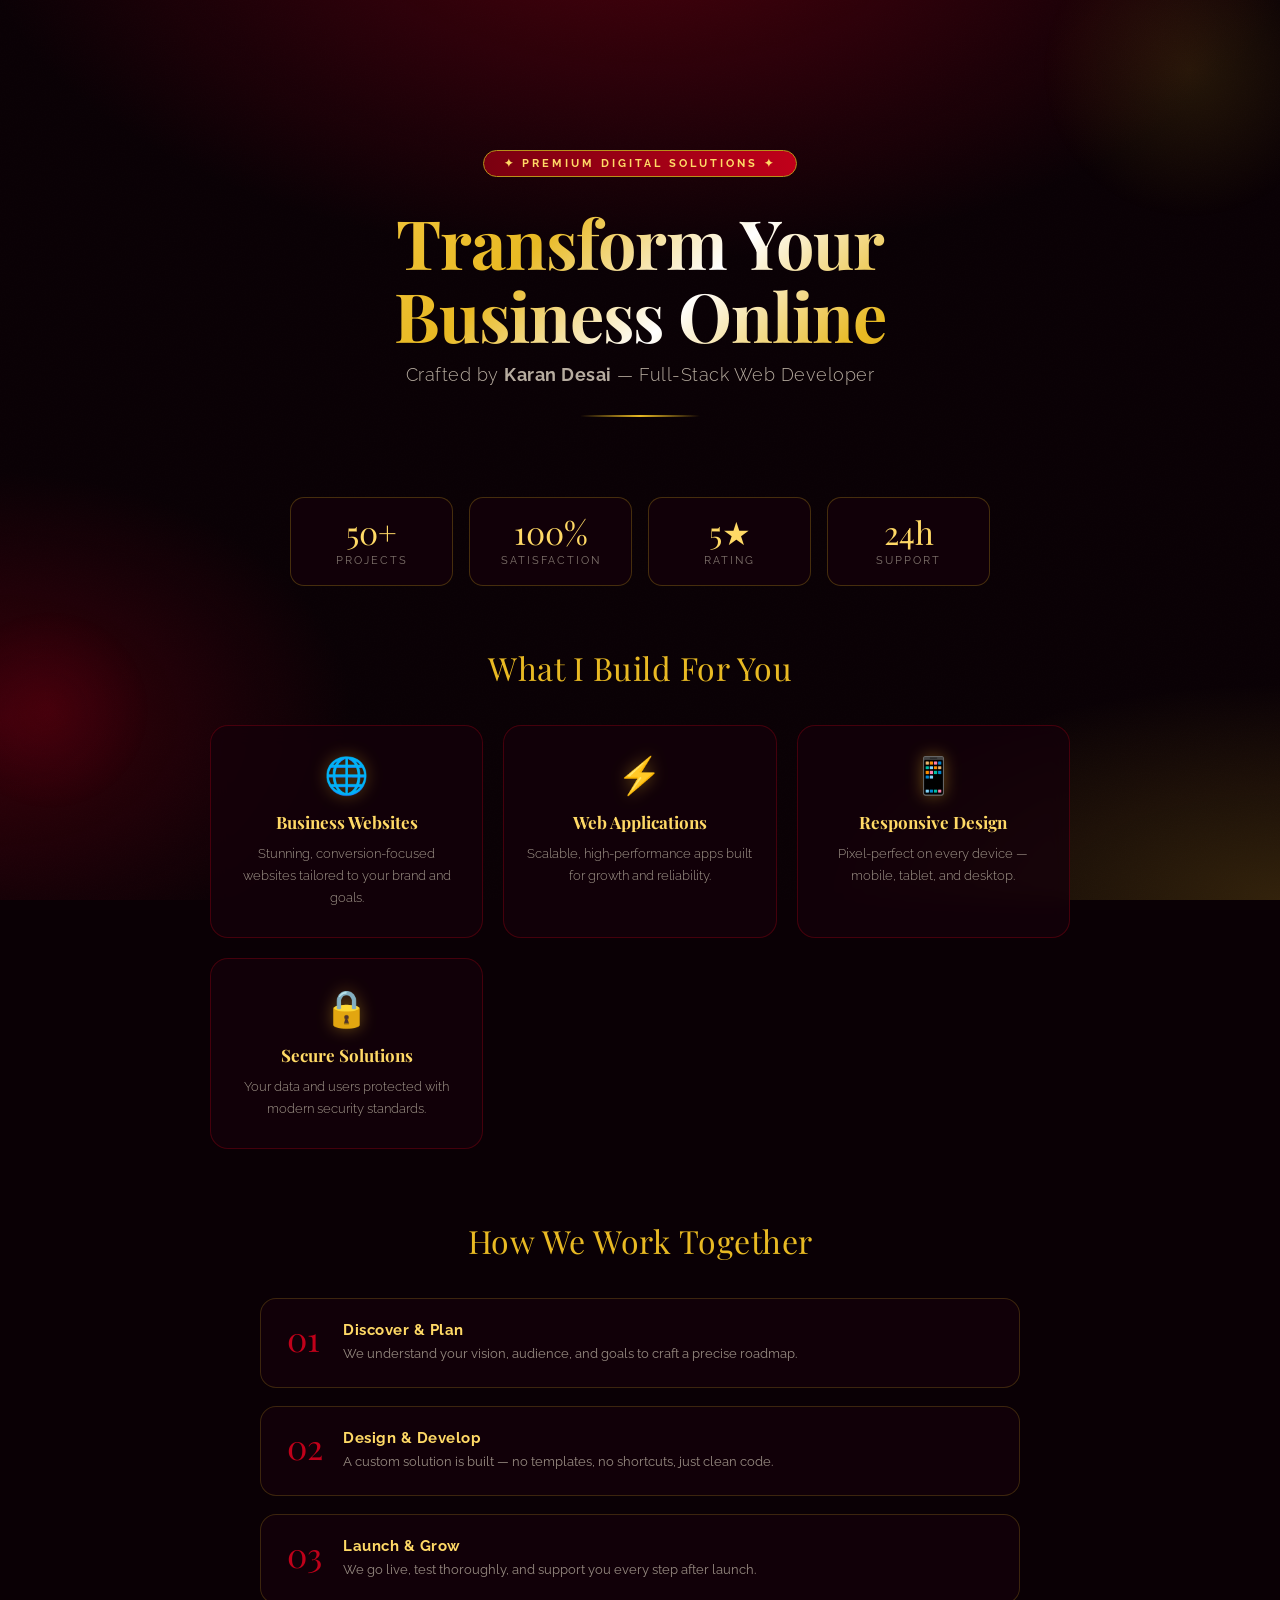
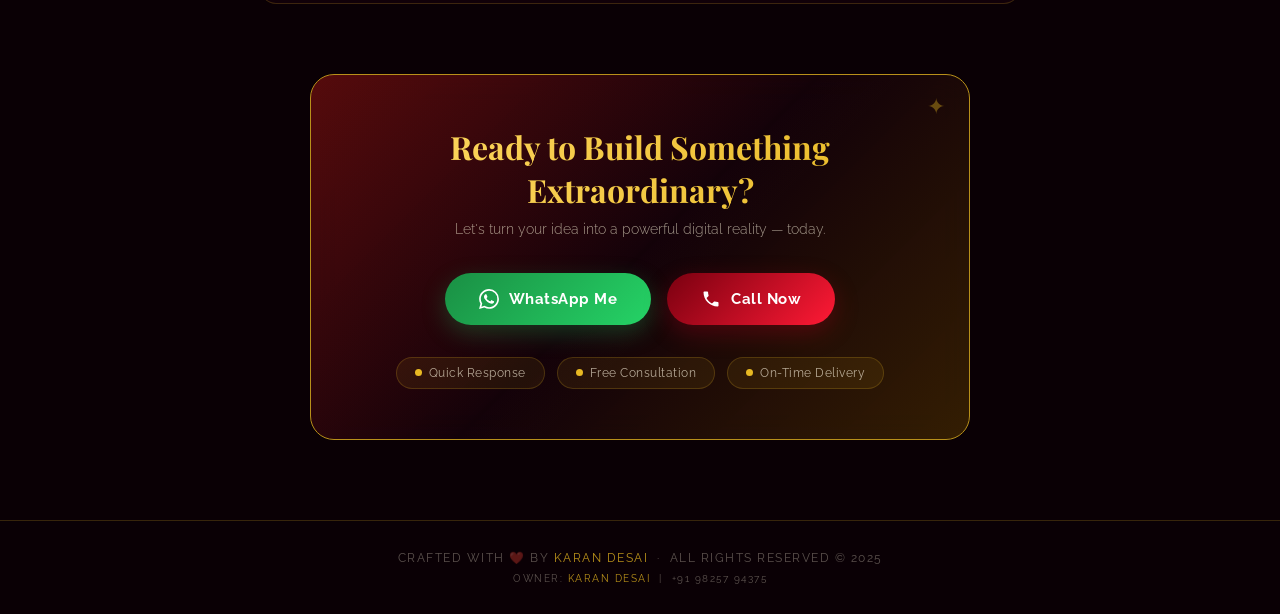
<file: karan.html>
<!DOCTYPE html>
<html lang="en">
<head>
    <meta charset="UTF-8">
    <meta name="viewport" content="width=device-width, initial-scale=1.0">
<link rel="icon" type="image/svg+xml" href="favicon.svg">
<link rel="alternate icon" type="image/png" href="favicon.png">
<link rel="apple-touch-icon" href="favicon.png">
    <title>Karan Desai | Premium Web Developer</title>
    <link href="https://fonts.googleapis.com/css2?family=Playfair+Display:wght@700;900&family=Raleway:wght@300;400;600;700&display=swap" rel="stylesheet">
    <style>
        :root {
            --red:       #c0001a;
            --red-deep:  #7a0010;
            --red-light: #ff1a35;
            --gold:      #e8b923;
            --gold-light:#ffd966;
            --gold-dark: #b8901a;
            --black:     #0a0005;
            --dark:      #120008;
            --card-bg:   rgba(20, 0, 10, 0.75);
        }

        *, *::before, *::after { box-sizing: border-box; margin: 0; padding: 0; }

        body {
            font-family: 'Raleway', sans-serif;
            background: var(--black);
            color: #f0e6d3;
            min-height: 100vh;
            overflow-x: hidden;
        }

        /* ── Animated background ── */
        .bg-layer {
            position: fixed; inset: 0; z-index: 0; pointer-events: none;
            background:
                radial-gradient(ellipse 80% 60% at 50% -10%, rgba(192,0,26,.35) 0%, transparent 65%),
                radial-gradient(ellipse 60% 40% at 100% 100%, rgba(232,185,35,.18) 0%, transparent 60%),
                radial-gradient(ellipse 50% 50% at 0% 80%, rgba(122,0,16,.4) 0%, transparent 55%);
            animation: bgPulse 8s ease-in-out infinite alternate;
        }
        @keyframes bgPulse {
            0%  { opacity: .85; }
            100%{ opacity: 1;   }
        }

        /* Subtle grain */
        .bg-layer::after {
            content: '';
            position: absolute; inset: 0;
            background-image: url("data:image/svg+xml,%3Csvg viewBox='0 0 200 200' xmlns='http://www.w3.org/2000/svg'%3E%3Cfilter id='n'%3E%3CfeTurbulence type='fractalNoise' baseFrequency='0.75' numOctaves='4' stitchTiles='stitch'/%3E%3C/filter%3E%3Crect width='100%25' height='100%25' filter='url(%23n)' opacity='0.04'/%3E%3C/svg%3E");
            background-size: 200px;
            opacity: .35;
        }

        /* Floating gold orbs */
        .orb { position: fixed; border-radius: 50%; pointer-events: none; z-index: 0; }
        .orb-1 { width: 300px; height: 300px; background: radial-gradient(circle, rgba(232,185,35,.12), transparent 70%); top: -80px; right: -60px; animation: float1 12s ease-in-out infinite; }
        .orb-2 { width: 200px; height: 200px; background: radial-gradient(circle, rgba(192,0,26,.15), transparent 70%); bottom: 10%; left: -50px; animation: float2 10s ease-in-out infinite; }
        @keyframes float1 { 0%,100%{transform:translate(0,0)} 50%{transform:translate(-20px,30px)} }
        @keyframes float2 { 0%,100%{transform:translate(0,0)} 50%{transform:translate(15px,-25px)} }

        /* ── Nav ── */
        nav {
            position: fixed; top: 0; width: 100%; z-index: 1000;
            padding: 14px 0;
            background: rgba(10,0,5,.92);
            backdrop-filter: blur(12px);
            border-bottom: 1.5px solid var(--gold-dark);
            text-align: center;
        }
        nav a {
            color: #f0e6d3;
            margin: 0 14px;
            text-decoration: none;
            font-weight: 700;
            font-size: 13px;
            letter-spacing: 2px;
            text-transform: uppercase;
            transition: color .25s;
        }
        nav a:hover { color: var(--gold); }
        .nav-logo {
            font-family: 'Playfair Display', serif;
            color: var(--gold);
            font-size: 16px;
            margin-right: 20px;
        }

        /* ── Page wrapper ── */
        main {
            position: relative; z-index: 1;
            padding-top: 80px;
        }

        /* ── HERO ── */
        .hero {
            text-align: center;
            padding: 70px 24px 50px;
        }
        .hero-badge {
            display: inline-block;
            background: linear-gradient(90deg, var(--red-deep), var(--red));
            border: 1px solid var(--gold-dark);
            color: var(--gold-light);
            font-size: 11px;
            font-weight: 700;
            letter-spacing: 3px;
            text-transform: uppercase;
            padding: 6px 20px;
            border-radius: 40px;
            margin-bottom: 28px;
            animation: fadeDown .6s ease both;
        }
        .hero h1 {
            font-family: 'Playfair Display', serif;
            font-size: clamp(36px, 6vw, 68px);
            line-height: 1.08;
            letter-spacing: -1px;
            background: linear-gradient(135deg, var(--gold-light) 0%, var(--gold) 40%, #fff 55%, var(--gold) 70%, var(--gold-dark) 100%);
            -webkit-background-clip: text;
            -webkit-text-fill-color: transparent;
            background-clip: text;
            animation: fadeDown .7s .1s ease both;
        }
        .hero-sub {
            font-size: clamp(14px, 2vw, 18px);
            color: rgba(240,230,211,.75);
            font-weight: 300;
            letter-spacing: .5px;
            margin-top: 12px;
            animation: fadeDown .7s .2s ease both;
        }

        /* Divider */
        .divider {
            width: 120px; height: 2px;
            background: linear-gradient(90deg, transparent, var(--gold), transparent);
            margin: 30px auto;
            animation: fadeUp .6s .3s ease both;
        }

        /* ── Stats row ── */
        .stats {
            display: flex; justify-content: center; flex-wrap: wrap; gap: 16px;
            max-width: 700px; margin: 0 auto 60px;
            animation: fadeUp .7s .35s ease both;
        }
        .stat {
            background: var(--card-bg);
            border: 1px solid rgba(232,185,35,.25);
            border-radius: 14px;
            padding: 18px 28px;
            text-align: center;
            min-width: 130px;
            flex: 1;
            backdrop-filter: blur(10px);
            transition: border-color .3s, transform .3s;
        }
        .stat:hover { border-color: var(--gold); transform: translateY(-4px); }
        .stat-num {
            font-family: 'Playfair Display', serif;
            font-size: 32px;
            color: var(--gold-light);
            line-height: 1;
        }
        .stat-label { font-size: 11px; letter-spacing: 2px; text-transform: uppercase; color: rgba(240,230,211,.5); margin-top: 6px; }

        /* ── Services ── */
        .section-title {
            font-family: 'Playfair Display', serif;
            font-size: clamp(22px, 3.5vw, 32px);
            text-align: center;
            color: var(--gold);
            margin-bottom: 36px;
            letter-spacing: .5px;
        }

        .services {
            display: grid;
            grid-template-columns: repeat(auto-fit, minmax(220px, 1fr));
            gap: 20px;
            max-width: 900px;
            margin: 0 auto 70px;
            padding: 0 20px;
            animation: fadeUp .7s .45s ease both;
        }
        .service-card {
            background: var(--card-bg);
            border: 1px solid rgba(192,0,26,.3);
            border-radius: 18px;
            padding: 28px 22px;
            text-align: center;
            backdrop-filter: blur(10px);
            transition: transform .3s, border-color .3s, box-shadow .3s;
            cursor: default;
        }
        .service-card:hover {
            transform: translateY(-6px);
            border-color: var(--gold-dark);
            box-shadow: 0 16px 40px rgba(192,0,26,.25);
        }
        .service-icon {
            font-size: 36px;
            margin-bottom: 14px;
            display: block;
            filter: drop-shadow(0 0 8px rgba(232,185,35,.4));
        }
        .service-card h3 {
            font-family: 'Playfair Display', serif;
            font-size: 17px;
            color: var(--gold-light);
            margin-bottom: 10px;
        }
        .service-card p { font-size: 13px; color: rgba(240,230,211,.65); line-height: 1.7; font-weight: 300; }

        /* ── Process steps ── */
        .process {
            max-width: 800px;
            margin: 0 auto 70px;
            padding: 0 20px;
            animation: fadeUp .7s .5s ease both;
        }
        .process-steps {
            display: flex;
            flex-direction: column;
            gap: 18px;
        }
        .step {
            display: flex;
            align-items: flex-start;
            gap: 20px;
            background: var(--card-bg);
            border: 1px solid rgba(232,185,35,.2);
            border-radius: 16px;
            padding: 22px 26px;
            backdrop-filter: blur(10px);
            transition: border-color .3s;
        }
        .step:hover { border-color: var(--gold); }
        .step-num {
            font-family: 'Playfair Display', serif;
            font-size: 34px;
            color: var(--red);
            line-height: 1;
            min-width: 36px;
        }
        .step-content h4 { font-size: 15px; font-weight: 700; color: var(--gold-light); letter-spacing: .5px; margin-bottom: 5px; }
        .step-content p  { font-size: 13px; color: rgba(240,230,211,.6); line-height: 1.6; }

        /* ── CTA / Contact ── */
        .cta-section {
            max-width: 700px;
            margin: 0 auto 80px;
            padding: 0 20px;
            text-align: center;
            animation: fadeUp .7s .55s ease both;
        }
        .cta-card {
            background: linear-gradient(135deg, rgba(122,0,16,.6) 0%, rgba(20,0,10,.8) 50%, rgba(116,74,0,.4) 100%);
            border: 1.5px solid var(--gold-dark);
            border-radius: 24px;
            padding: 50px 36px;
            backdrop-filter: blur(16px);
            position: relative;
            overflow: hidden;
        }
        .cta-card::before {
            content: '';
            position: absolute; inset: 0;
            background: linear-gradient(135deg, rgba(232,185,35,.06), transparent 60%);
            pointer-events: none;
        }
        /* corner ornament */
        .cta-card::after {
            content: '✦';
            position: absolute;
            top: 18px; right: 24px;
            color: var(--gold-dark);
            font-size: 22px;
            opacity: .5;
        }
        .cta-card h2 {
            font-family: 'Playfair Display', serif;
            font-size: clamp(22px, 3vw, 32px);
            background: linear-gradient(90deg, var(--gold-light), var(--gold));
            -webkit-background-clip: text;
            -webkit-text-fill-color: transparent;
            background-clip: text;
            margin-bottom: 10px;
        }
        .cta-card p { color: rgba(240,230,211,.65); font-size: 14px; margin-bottom: 36px; font-weight: 300; }

        .btn-group { display: flex; justify-content: center; flex-wrap: wrap; gap: 16px; }

        .btn {
            display: inline-flex;
            align-items: center;
            gap: 10px;
            padding: 16px 34px;
            border-radius: 50px;
            font-weight: 700;
            font-size: 15px;
            text-decoration: none;
            letter-spacing: .5px;
            transition: transform .25s, box-shadow .25s;
            position: relative;
            overflow: hidden;
        }
        .btn::after {
            content: '';
            position: absolute; inset: 0;
            background: rgba(255,255,255,0);
            transition: background .2s;
        }
        .btn:hover { transform: translateY(-3px); }
        .btn:hover::after { background: rgba(255,255,255,.07); }

        .btn-whatsapp {
            background: linear-gradient(135deg, #1a8f44, #25d366);
            color: white;
            box-shadow: 0 8px 24px rgba(37,211,102,.25);
        }
        .btn-whatsapp:hover { box-shadow: 0 14px 36px rgba(37,211,102,.4); }

        .btn-call {
            background: linear-gradient(135deg, var(--red-deep), var(--red-light));
            color: white;
            box-shadow: 0 8px 24px rgba(192,0,26,.3);
        }
        .btn-call:hover { box-shadow: 0 14px 36px rgba(192,0,26,.5); }

        /* info chips */
        .info-chips {
            display: flex;
            justify-content: center;
            flex-wrap: wrap;
            gap: 12px;
            margin-top: 32px;
        }
        .chip {
            display: flex;
            align-items: center;
            gap: 7px;
            background: rgba(232,185,35,.08);
            border: 1px solid rgba(232,185,35,.2);
            border-radius: 40px;
            padding: 8px 18px;
            font-size: 12px;
            color: rgba(240,230,211,.7);
            letter-spacing: .5px;
        }
        .chip-dot { width: 7px; height: 7px; background: var(--gold); border-radius: 50%; display: inline-block; }

        /* ── Footer ── */
        footer {
            border-top: 1px solid rgba(232,185,35,.2);
            padding: 30px 20px;
            text-align: center;
            color: rgba(240,230,211,.35);
            font-size: 12px;
            letter-spacing: 1.5px;
            text-transform: uppercase;
            position: relative; z-index: 1;
        }
        footer span { color: var(--gold-dark); }

        /* ── Animations ── */
        @keyframes fadeDown {
            from { opacity: 0; transform: translateY(-20px); }
            to   { opacity: 1; transform: translateY(0); }
        }
        @keyframes fadeUp {
            from { opacity: 0; transform: translateY(22px); }
            to   { opacity: 1; transform: translateY(0); }
        }
    </style>
<meta name="theme-color" content="#0F2A4A">
<link rel="manifest" href="manifest.json">
<link rel="stylesheet" href="assets/app.css">
<script>document.documentElement.className+=' has-anim';</script>
</head>
<body>

<!-- Background layers -->
<div class="bg-layer"></div>
<div class="orb orb-1"></div>
<div class="orb orb-2"></div>


<main>

    <!-- Hero -->
    <section class="hero">
        <div class="hero-badge">✦ Premium Digital Solutions ✦</div>
        <h1>Transform Your<br>Business Online</h1>
        <p class="hero-sub">Crafted by <strong>Karan Desai</strong> — Full-Stack Web Developer</p>
        <div class="divider"></div>
    </section>

    <!-- Stats -->
    <div class="stats">
        <div class="stat">
            <div class="stat-num">50+</div>
            <div class="stat-label">Projects</div>
        </div>
        <div class="stat">
            <div class="stat-num">100%</div>
            <div class="stat-label">Satisfaction</div>
        </div>
        <div class="stat">
            <div class="stat-num">5★</div>
            <div class="stat-label">Rating</div>
        </div>
        <div class="stat">
            <div class="stat-num">24h</div>
            <div class="stat-label">Support</div>
        </div>
    </div>

    <!-- Services -->
    <p class="section-title">What I Build For You</p>
    <div class="services">
        <div class="service-card">
            <span class="service-icon">🌐</span>
            <h3>Business Websites</h3>
            <p>Stunning, conversion-focused websites tailored to your brand and goals.</p>
        </div>
        <div class="service-card">
            <span class="service-icon">⚡</span>
            <h3>Web Applications</h3>
            <p>Scalable, high-performance apps built for growth and reliability.</p>
        </div>
        <div class="service-card">
            <span class="service-icon">📱</span>
            <h3>Responsive Design</h3>
            <p>Pixel-perfect on every device — mobile, tablet, and desktop.</p>
        </div>
        <div class="service-card">
            <span class="service-icon">🔒</span>
            <h3>Secure Solutions</h3>
            <p>Your data and users protected with modern security standards.</p>
        </div>
    </div>

    <!-- Process -->
    <div class="process">
        <p class="section-title">How We Work Together</p>
        <div class="process-steps">
            <div class="step">
                <div class="step-num">01</div>
                <div class="step-content">
                    <h4>Discover & Plan</h4>
                    <p>We understand your vision, audience, and goals to craft a precise roadmap.</p>
                </div>
            </div>
            <div class="step">
                <div class="step-num">02</div>
                <div class="step-content">
                    <h4>Design & Develop</h4>
                    <p>A custom solution is built — no templates, no shortcuts, just clean code.</p>
                </div>
            </div>
            <div class="step">
                <div class="step-num">03</div>
                <div class="step-content">
                    <h4>Launch & Grow</h4>
                    <p>We go live, test thoroughly, and support you every step after launch.</p>
                </div>
            </div>
        </div>
    </div>

    <!-- CTA Contact -->
    <div class="cta-section">
        <div class="cta-card">
            <h2>Ready to Build Something Extraordinary?</h2>
            <p>Let's turn your idea into a powerful digital reality — today.</p>

            <div class="btn-group">
                <a href="https://wa.me/919825794375?text=Hello%20Karan,%20I%20want%20to%20build%20a%20website" class="btn btn-whatsapp">
                    <svg width="20" height="20" viewBox="0 0 24 24" fill="currentColor"><path d="M17.472 14.382c-.297-.149-1.758-.867-2.03-.967-.273-.099-.471-.148-.67.15-.197.297-.767.966-.94 1.164-.173.199-.347.223-.644.075-.297-.15-1.255-.463-2.39-1.475-.883-.788-1.48-1.761-1.653-2.059-.173-.297-.018-.458.13-.606.134-.133.298-.347.446-.52.149-.174.198-.298.298-.497.099-.198.05-.371-.025-.52-.075-.149-.669-1.612-.916-2.207-.242-.579-.487-.5-.669-.51-.173-.008-.371-.01-.57-.01-.198 0-.52.074-.792.372-.272.297-1.04 1.016-1.04 2.479 0 1.462 1.065 2.875 1.213 3.074.149.198 2.096 3.2 5.077 4.487.709.306 1.262.489 1.694.625.712.227 1.36.195 1.871.118.571-.085 1.758-.719 2.006-1.413.248-.694.248-1.289.173-1.413-.074-.124-.272-.198-.57-.347m-5.421 7.403h-.004a9.87 9.87 0 01-5.031-1.378l-.361-.214-3.741.982.998-3.648-.235-.374a9.86 9.86 0 01-1.51-5.26c.001-5.45 4.436-9.884 9.888-9.884 2.64 0 5.122 1.03 6.988 2.898a9.825 9.825 0 012.893 6.994c-.003 5.45-4.437 9.884-9.885 9.884m8.413-18.297A11.815 11.815 0 0012.05 0C5.495 0 .16 5.335.157 11.892c0 2.096.547 4.142 1.588 5.945L.057 24l6.305-1.654a11.882 11.882 0 005.683 1.448h.005c6.554 0 11.89-5.335 11.893-11.893a11.821 11.821 0 00-3.48-8.413z"/></svg>
                    WhatsApp Me
                </a>
                <a href="tel:+919825794375" class="btn btn-call">
                    <svg width="20" height="20" viewBox="0 0 24 24" fill="currentColor"><path d="M6.62 10.79c1.44 2.83 3.76 5.14 6.59 6.59l2.2-2.2c.27-.27.67-.36 1.02-.24 1.12.37 2.33.57 3.57.57.55 0 1 .45 1 1V20c0 .55-.45 1-1 1-9.39 0-17-7.61-17-17 0-.55.45-1 1-1h3.5c.55 0 1 .45 1 1 0 1.25.2 2.45.57 3.57.11.35.03.74-.25 1.02l-2.2 2.2z"/></svg>
                    Call Now
                </a>
            </div>

            <div class="info-chips">
                <div class="chip"><span class="chip-dot"></span> Quick Response</div>
                <div class="chip"><span class="chip-dot"></span> Free Consultation</div>
                <div class="chip"><span class="chip-dot"></span> On-Time Delivery</div>
            </div>
        </div>
    </div>

</main>

<footer>
    <p>Crafted with ❤️ by <span>Karan Desai</span> &nbsp;·&nbsp; All Rights Reserved © 2025</p>
    <p style="margin-top:8px;font-size:10px;">Owner: <span>Karan Desai</span> &nbsp;|&nbsp; +91 98257 94375</p>
</footer>

<script>
    // Owner identification (embedded in script as requested)
    const siteOwner = {
        name: "Karan Desai",
        phone: "+919825794375",
        role: "Professional Web Developer",
        brand: "KD Digital Solutions"
    };
    console.log(`%c✦ Karan Desai | Premium Web Developer ✦`, "color:#e8b923;font-size:14px;font-weight:bold;");
    console.log(`%cSite Owner: ${siteOwner.name} | ${siteOwner.phone}`, "color:#f0e6d3;font-size:12px;");

    // Smooth scroll-triggered card reveal
    const observer = new IntersectionObserver((entries) => {
        entries.forEach(e => {
            if (e.isIntersecting) {
                e.target.style.opacity = '1';
                e.target.style.transform = 'translateY(0)';
            }
        });
    }, { threshold: 0.15 });

    document.querySelectorAll('.service-card, .step, .stat').forEach(el => {
        el.style.opacity = '0';
        el.style.transform = 'translateY(20px)';
        el.style.transition = 'opacity .5s ease, transform .5s ease';
        observer.observe(el);
    });
</script>

<script src="assets/app.js" defer></script>
</body>
</html>
</file>
<file: assets/app.css>
/* ============================================================
   Dwarkadhish — Animations & Polish
   Pure CSS + GPU-accelerated (transform/opacity only)
   File size kept small for fast loading
   ============================================================ */

/* ---------- 1. Section fade-in on scroll ---------- */
html.has-anim section {
  opacity: 0;
  transform: translateY(28px);
  transition:
    opacity 0.7s cubic-bezier(0.16, 1, 0.3, 1),
    transform 0.7s cubic-bezier(0.16, 1, 0.3, 1);
  will-change: opacity, transform;
}
html.has-anim section.in-view {
  opacity: 1;
  transform: none;
}

/* Hero / page-hero should appear immediately (above the fold) */
html.has-anim .hero,
html.has-anim .page-hero {
  opacity: 1;
  transform: none;
}

/* ---------- 2. Staggered grid children fade-in ---------- */
html.has-anim .cat-grid > *,
html.has-anim .why-list > *,
html.has-anim .contact-cards > *,
html.has-anim .brand-cards > *,
html.has-anim .mv-grid > *,
html.has-anim .stats-grid > *,
html.has-anim .faq-list > *,
html.has-anim .gallery-grid > * {
  opacity: 0;
  transform: translateY(18px);
  transition:
    opacity 0.55s cubic-bezier(0.16, 1, 0.3, 1),
    transform 0.55s cubic-bezier(0.16, 1, 0.3, 1);
}
html.has-anim .in-view > *:nth-child(1) { transition-delay: 0ms; }
html.has-anim .in-view > *:nth-child(2) { transition-delay: 70ms; }
html.has-anim .in-view > *:nth-child(3) { transition-delay: 140ms; }
html.has-anim .in-view > *:nth-child(4) { transition-delay: 210ms; }
html.has-anim .in-view > *:nth-child(5) { transition-delay: 280ms; }
html.has-anim .in-view > *:nth-child(6) { transition-delay: 350ms; }
html.has-anim .in-view > *:nth-child(7) { transition-delay: 420ms; }
html.has-anim .in-view > *:nth-child(8) { transition-delay: 490ms; }
html.has-anim .in-view > *:nth-child(9) { transition-delay: 560ms; }
html.has-anim .in-view > *:nth-child(10) { transition-delay: 630ms; }

html.has-anim .cat-grid.in-view > *,
html.has-anim .why-list.in-view > *,
html.has-anim .contact-cards.in-view > *,
html.has-anim .brand-cards.in-view > *,
html.has-anim .mv-grid.in-view > *,
html.has-anim .stats-grid.in-view > *,
html.has-anim .faq-list.in-view > *,
html.has-anim .gallery-grid.in-view > * {
  opacity: 1;
  transform: none;
}

/* ---------- 3. Hero text pop-in ---------- */
html.has-anim .hero .hero-inner > div > *,
html.has-anim .page-hero > .container > * {
  opacity: 0;
  transform: translateY(14px);
  animation: heroPop 0.7s cubic-bezier(0.16, 1, 0.3, 1) forwards;
}
html.has-anim .hero .hero-inner > div > *:nth-child(1) { animation-delay: 0.1s; }
html.has-anim .hero .hero-inner > div > *:nth-child(2) { animation-delay: 0.2s; }
html.has-anim .hero .hero-inner > div > *:nth-child(3) { animation-delay: 0.3s; }
html.has-anim .hero .hero-inner > div > *:nth-child(4) { animation-delay: 0.4s; }
html.has-anim .hero .hero-inner > div > *:nth-child(5) { animation-delay: 0.5s; }
html.has-anim .page-hero > .container > *:nth-child(1) { animation-delay: 0.1s; }
html.has-anim .page-hero > .container > *:nth-child(2) { animation-delay: 0.2s; }
html.has-anim .page-hero > .container > *:nth-child(3) { animation-delay: 0.3s; }
html.has-anim .page-hero > .container > *:nth-child(4) { animation-delay: 0.4s; }

@keyframes heroPop {
  to { opacity: 1; transform: none; }
}

/* ---------- 4. Topbar slide down ---------- */
html.has-anim .topbar {
  animation: dropIn 0.5s cubic-bezier(0.16, 1, 0.3, 1);
}
@keyframes dropIn {
  from { transform: translateY(-100%); opacity: 0; }
  to   { transform: none; opacity: 1; }
}

/* ---------- 5. Sticky mobile footer slide up ---------- */
html.has-anim .sticky-footer {
  animation: slideUpFooter 0.5s cubic-bezier(0.16, 1, 0.3, 1) 0.25s backwards;
}
@keyframes slideUpFooter {
  from { transform: translateY(100%); }
  to   { transform: none; }
}

/* ---------- 6. Card hover lift ---------- */
.cat-card,
.contact-card,
.brand-card,
.mv-card,
.faq-item {
  transition:
    transform 0.25s cubic-bezier(0.16, 1, 0.3, 1),
    box-shadow 0.25s ease,
    border-color 0.2s ease !important;
}
.cat-card:hover,
.contact-card:hover,
.brand-card:hover,
.mv-card:hover {
  transform: translateY(-5px) !important;
}
.brand-card:hover,
.mv-card:hover {
  box-shadow: 0 14px 32px rgba(15, 42, 74, 0.16);
}

/* ---------- 7. Image gentle zoom on card hover ---------- */
.cat-image,
.story-image,
.gallery-grid > div {
  overflow: hidden;
}
.cat-image img,
.story-image img,
.gallery-grid img {
  transition: transform 0.6s cubic-bezier(0.16, 1, 0.3, 1);
  will-change: transform;
}
.cat-card:hover .cat-image img,
.story-image:hover img,
.gallery-grid > div:hover img {
  transform: scale(1.07);
}

/* ---------- 8. Button micro-interaction ---------- */
.btn {
  transition:
    transform 0.18s cubic-bezier(0.16, 1, 0.3, 1),
    box-shadow 0.2s ease,
    background-color 0.2s ease,
    border-color 0.2s ease !important;
}
.btn:hover {
  transform: translateY(-2px) !important;
}
.btn-accent:hover {
  box-shadow: 0 12px 24px rgba(232, 89, 12, 0.45) !important;
}
.btn:active {
  transform: translateY(0) scale(0.97) !important;
}

/* ---------- 9. Brand mark fun pulse on hover ---------- */
.brand-mark {
  transition: transform 0.3s cubic-bezier(0.34, 1.56, 0.64, 1);
}
.brand:hover .brand-mark {
  transform: scale(1.08) rotate(-4deg);
}

/* ---------- 10. Number counter ---------- */
.counter {
  font-variant-numeric: tabular-nums;
  display: inline-block;
  min-width: 1.2em;
}

/* ---------- 11. Mobile menu/call sheet smoother open ---------- */
.menu-overlay.open .menu-sheet {
  animation: sheetSlide 0.28s cubic-bezier(0.16, 1, 0.3, 1);
}
@keyframes sheetSlide {
  from { transform: translateY(60%); opacity: 0; }
  to   { transform: none; opacity: 1; }
}

/* ---------- 12. FAQ accordion icon rotate ---------- */
.faq-item summary::after {
  transition: transform 0.25s cubic-bezier(0.16, 1, 0.3, 1);
}

/* ---------- 13. Smooth focus indicators (accessibility) ---------- */
a:focus-visible,
button:focus-visible,
input:focus-visible,
select:focus-visible,
textarea:focus-visible {
  outline: 2px solid var(--accent, #E8590C);
  outline-offset: 2px;
  border-radius: 4px;
}

/* ---------- 14. Smooth scroll already in html, ensure ---------- */
html { scroll-behavior: smooth; }

/* ---------- 15. Respect prefers-reduced-motion ---------- */
@media (prefers-reduced-motion: reduce) {
  *,
  *::before,
  *::after {
    animation-duration: 0.01ms !important;
    animation-iteration-count: 1 !important;
    transition-duration: 0.01ms !important;
    scroll-behavior: auto !important;
  }
  html.has-anim section,
  html.has-anim .hero .hero-inner > div > *,
  html.has-anim .page-hero > .container > *,
  html.has-anim .cat-grid > *,
  html.has-anim .why-list > *,
  html.has-anim .contact-cards > *,
  html.has-anim .brand-cards > *,
  html.has-anim .mv-grid > *,
  html.has-anim .stats-grid > *,
  html.has-anim .faq-list > *,
  html.has-anim .gallery-grid > * {
    opacity: 1 !important;
    transform: none !important;
    animation: none !important;
  }
}

/* ---------- 16. Tiny offline banner ---------- */
#offline-banner {
  position: fixed;
  top: 0;
  left: 0;
  right: 0;
  background: var(--accent, #E8590C);
  color: #fff;
  text-align: center;
  padding: 8px 12px;
  font-size: 0.82rem;
  font-weight: 700;
  z-index: 1000;
  transform: translateY(-100%);
  transition: transform 0.3s ease;
}
#offline-banner.show {
  transform: none;
}
</file>
